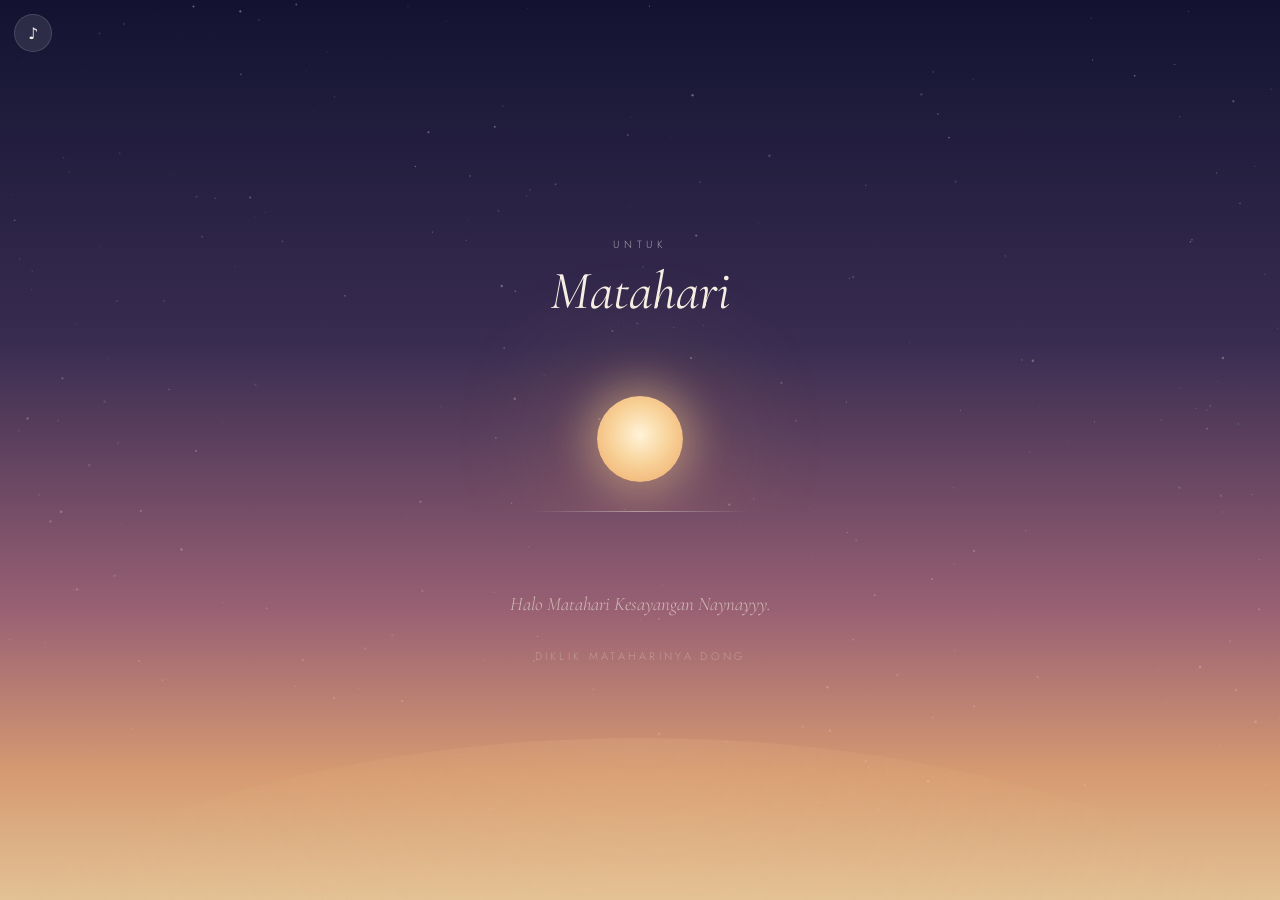
<file: index.html>
<!DOCTYPE html>
<html lang="id">
<head>
<meta charset="UTF-8">
<meta name="viewport" content="width=device-width, initial-scale=1, viewport-fit=cover">
<title>Haii Matahari ☀️</title>
<meta name="theme-color" content="#070a1c">
<meta property="og:title" content="Haii Matahari ☀️">
<meta property="og:description" content="Ini buat Matahari kesayangan naynayyy.">
<link rel="preconnect" href="https://fonts.googleapis.com">
<link rel="preconnect" href="https://fonts.gstatic.com" crossorigin>
<link href="https://fonts.googleapis.com/css2?family=Cormorant+Garamond:ital,wght@0,400;0,600;1,400&family=Great+Vibes&family=Jost:wght@300;400;500&display=swap" rel="stylesheet">
<link rel="stylesheet" href="style.css">
<script src="config.js"></script>
</head>
<body>
<div id="sky"></div><div id="dawn"></div><canvas id="stars"></canvas><div class="horizon"></div>
<div id="balloons"></div>
<canvas id="confetti"></canvas>
<button id="sound" aria-label="Suara">♪</button>

<!-- INTRO: matahari tenggelam -->
<section id="intro">
  <div class="kicker">Untuk</div>
  <h1 id="introName">Matahari</h1>
  <div class="sunwrap"><div class="sunclip"><div class="isun" id="isun" role="button" aria-label="Ketuk matahari"></div></div></div>
  <div class="line" id="introLine">Halo Matahari Kesayangan Naynayyy.</div>
  <div class="tap" id="introTap">diKlik mataharinya dong</div>
</section>

<!-- MAIN -->
<main id="main">
  <header class="hero">
    <div class="kicker" id="heroKicker">Semoga pacarkuu sukaaa</div>
    <h1 id="heroTitle">Matahari terbit lagi dalam</h1>
    <div id="cdWrap">
      <div class="cd"><b id="cdH">00</b><i>:</i><b id="cdM">00</b><i>:</i><b id="cdS">00</b></div>
      <div class="cd-sub"><span>jam</span><span>menit</span><span>detik</span></div>
    </div>
    <div id="risenBtn" style="display:none;margin-top:18px"><button class="btn gold sm" data-open="sunrise">Lihat matahari terbit</button></div>
  </header>

  <div class="const" id="const">
    <svg id="constSvg" viewBox="0 0 300 300"></svg>
    <div class="bubble" id="bubble"></div>
    <div class="const-cap" id="constCap"></div>
  </div>

  <section class="card moment" id="moment"></section>

  <section class="card" id="driverCard" style="display:none">
    <div class="lbl">Siap-Siap untuk dijemput ya!</div>
    <h2>Tujuannya rahasia heheh</h2>
    <div id="driverRows" style="margin-top:8px"></div>
    <div id="driverLink"></div>
  </section>

  <section class="card" id="noteCard" style="display:none">
    <div class="lbl">Pesan dari Naynayy</div>
    <div class="note" id="noteText"></div>
  </section>

  <section class="card" id="surpriseCard"></section>

  <div class="footer">Ketuk bintangnya deh kalau penasaran</div>
</main>

<!-- SUNRISE -->
<section id="sunrise">
  <div class="bgn"></div><div class="bgd"></div>
  <div class="bigsun"></div>
  <div class="sr-text" id="srText">
    <div class="k" id="srDate">11 · 11</div>
    <h1>Selamat ulang tahun,</h1>
    <div class="nm" id="srName">Matahari</div>
    <div class="q">Senyum dong pacarku, mana senyumnya yang manis ituuu.</div>
  </div>
  <div class="sr-btn" id="srBtn"><button class="btn" id="toLetter">Surat dari Naynayy</button></div>
</section>

<!-- LETTER -->
<section class="overlay" id="letterOv">
  <button class="x" data-close="letterOv" aria-label="Tutup">×</button>
  <div class="inner">
    <article class="paper" id="paper"></article>
    <div class="after" id="letterAfter"><button class="btn" id="toCake">Tiup lilin</button></div>
  </div>
</section>

<!-- CAKE -->
<section class="overlay" id="cakeOv">
  <button class="x" data-close="cakeOv" aria-label="Tutup">×</button>
  <div class="inner">
    <div class="ov-title" id="cakeTitle">Make a wish</div>
    <div class="ov-sub" id="cakeSub">Tutup Mata, make a wish terus tiup lilinnya berbarengan.</div>
    <div class="cake"><div class="plate-c"></div><div class="tier b"></div><div class="tier t"></div><div class="candles" id="candles"></div></div>
    <div class="mic-meter" id="micMeter"><i></i></div>
    <div class="hint" id="cakeHint">nyalain micnya biar lilin digitalnya juga ikut ketiup.</div>
    <div class="btn-col" id="cakeBtns"><button class="btn ghost" id="micBtn">Tiup lewat mic</button></div>
    <div class="after" id="cakeAfter"><button class="btn" id="toGift">Buka kado</button></div>
  </div>
</section>

<!-- GIFT -->
<section class="overlay" id="giftOv">
  <button class="x" data-close="giftOv" aria-label="Tutup">×</button>
  <div class="inner">
    <div class="ov-title">tuk pacarku</div>
    <div class="ov-sub" id="giftSub">coba ketuk tigakali.</div>
    <div class="gift" id="gift"><div class="lid"><div class="bow"></div></div><div class="box"></div></div>
    <div class="gift-card" id="giftCard"><p id="giftMsg"></p></div>
    <div class="after" id="giftAfter"><button class="btn ghost" data-close="giftOv">Kembali</button></div>
  </div>
</section>

<script>
(function(){
const C = window.CONFIG;
const $ = id => document.getElementById(id);
const params = new URLSearchParams(location.search);
const TEST = params.has('test');
const N = C.steps.length;
const AUTO_IDX = C.steps.findIndex(s=>s.auto);

const mem = {};
const store = {
  get(k){ if(TEST) return mem[k]; try{return localStorage.getItem('bd_'+k)}catch(e){return mem[k]} },
  set(k,v){ if(TEST){mem[k]=v;return} try{localStorage.setItem('bd_'+k,v)}catch(e){mem[k]=v} }
};
if(params.has('reset')){ try{['intro','letter','cake','gift'].forEach(k=>localStorage.removeItem('bd_'+k))}catch(e){} }

let BDAY = new Date(C.birthday).getTime();
let status = { step:0, driver:{}, note:'' };
let firstLoad = true, sunriseShownThisSession = false, selected = null;
const isBday = () => Date.now() >= BDAY;
const esc = s => String(s??'').replace(/[&<>"]/g,c=>({'&':'&amp;','<':'&lt;','>':'&gt;','"':'&quot;'}[c]));
const pad = n => String(n).padStart(2,'0');
const vib = p => { try{ navigator.vibrate && navigator.vibrate(p) }catch(e){} };

document.title = 'Untuk ' + C.herName + ' ☀️';
$('introName').textContent = C.herName; $('srName').textContent = C.herName;
$('heroKicker').textContent = 'Malam ini, untuk ' + C.herName;
const bd = new Date(C.birthday);
$('srDate').textContent = bd.toLocaleDateString('id-ID',{day:'numeric',month:'long',year:'numeric',timeZone:'Asia/Jakarta'});

/* ---------- starry sky ---------- */
const sc=$('stars'), sx=sc.getContext('2d'); let SW,SH,stars=[],shoot=null,nextShoot=Date.now()+4000;
function sizeSky(){ const d=Math.min(2,window.devicePixelRatio||1); SW=innerWidth; SH=innerHeight; sc.width=SW*d; sc.height=SH*d; sx.setTransform(d,0,0,d,0,0);
  stars=Array.from({length:Math.round(SW*SH/3800)},()=>({x:Math.random()*SW,y:Math.random()*SH*.9,r:Math.random()*1.1+.2,p:Math.random()*6.3,s:.5+Math.random()*1.5})); }
addEventListener('resize',sizeSky); sizeSky();
(function drawSky(t){
  sx.clearRect(0,0,SW,SH);
  const k = document.body.classList.contains('risen') ? .35 : 1;
  for(const s of stars){ const a=(.35+.65*(.5+.5*Math.sin(t/1000*s.s+s.p)))*k*(1-s.y/SH*.5); sx.globalAlpha=a; sx.fillStyle='#fff'; sx.beginPath(); sx.arc(s.x,s.y,s.r,0,6.283); sx.fill(); }
  if(!shoot && Date.now()>nextShoot && k===1){ shoot={x:Math.random()*SW*.7+SW*.2,y:Math.random()*SH*.3,l:0}; }
  if(shoot){ shoot.l+=1; const len=Math.min(shoot.l*9,140), x=shoot.x-shoot.l*7, y=shoot.y+shoot.l*3.2;
    const g=sx.createLinearGradient(x,y,x+len,y-len*.45); g.addColorStop(0,'rgba(255,255,255,.9)'); g.addColorStop(1,'rgba(255,255,255,0)');
    sx.globalAlpha=Math.max(0,1-shoot.l/60); sx.strokeStyle=g; sx.lineWidth=1.2; sx.beginPath(); sx.moveTo(x,y); sx.lineTo(x+len,y-len*.45); sx.stroke();
    if(shoot.l>60){ shoot=null; nextShoot=Date.now()+7000+Math.random()*9000; } }
  sx.globalAlpha=1; requestAnimationFrame(drawSky);
})(0);

/* ---------- confetti (gold dust) ---------- */
const cv=$('confetti'), cx=cv.getContext('2d'); let parts=[], raf=null, W=0, H=0;
const COLORS=['#f3c98f','#fde3b4','#ffffff','#e8a86a','#f6efe4'];
function sizeCanvas(){const d=window.devicePixelRatio||1;W=innerWidth;H=innerHeight;cv.width=W*d;cv.height=H*d;cx.setTransform(d,0,0,d,0,0)}
addEventListener('resize',sizeCanvas); sizeCanvas();
function burst(x,y,n=40,spread=6){ for(let i=0;i<n;i++) parts.push({x,y,vx:(Math.random()-.5)*spread,vy:-1-Math.random()*spread*.7,r:Math.random()*6.3,vr:(Math.random()-.5)*.3,s:2+Math.random()*4,c:COLORS[Math.random()*COLORS.length|0],star:Math.random()<.4,a:1}); if(!raf) loop(); }
function loop(){
  cx.clearRect(0,0,W,H);
  for(const p of parts){ p.x+=p.vx; p.y+=p.vy; p.vy+=.05; p.vx*=.985; p.r+=p.vr; p.a-=.008;
    cx.save(); cx.globalAlpha=Math.max(0,p.a); cx.translate(p.x,p.y); cx.rotate(p.r); cx.fillStyle=p.c;
    if(p.star){ cx.font=(p.s*3)+'px serif'; cx.textAlign='center'; cx.fillText('✦',0,0); } else { cx.beginPath(); cx.arc(0,0,p.s/2,0,6.283); cx.fill(); }
    cx.restore(); }
  parts=parts.filter(p=>p.a>0 && p.y<H+40);
  raf = parts.length ? requestAnimationFrame(loop) : (cx.clearRect(0,0,W,H), null);
}

/* ---------- balloons ---------- */
const BCOL=['#fbe7d0','#f3c98f','#ffffff','#e9b9a1','#f6dccb','#d9a58a'];
function balloons(n=18){
  const box=$('balloons');
  for(let i=0;i<n;i++){
    const el=document.createElement('div'); el.className='balloon'; const w=44+Math.random()*30;
    el.style.left=(Math.random()*92)+'vw'; el.style.setProperty('--w',w+'px'); el.style.setProperty('--c',BCOL[Math.random()*BCOL.length|0]);
    el.style.setProperty('--d',(9+Math.random()*7)+'s'); el.style.setProperty('--s',(2+Math.random()*2)+'s'); el.style.setProperty('--dx',(Math.random()*120-60)+'px');
    el.style.animationDelay=(Math.random()*4)+'s'; el.innerHTML='<div class="b"></div><div class="str"></div>';
    el.addEventListener('click',()=>{ const r=el.getBoundingClientRect(); el.classList.add('pop'); vib(20); popSound(); burst(r.left+r.width/2,r.top+30,24,5); setTimeout(()=>el.remove(),200); },{once:true});
    el.addEventListener('animationend',e=>{ if(e.target===el) el.remove(); });
    box.appendChild(el);
  }
}

/* ---------- sound (music box, tanpa file) ---------- */
const SND={ctx:null,on:store.get('sound')!=='0'};
function audioInit(){ try{ if(!SND.ctx) SND.ctx=new (window.AudioContext||window.webkitAudioContext)(); if(SND.ctx.state==='suspended') SND.ctx.resume(); }catch(e){} }
document.addEventListener('pointerdown',audioInit,{passive:true});
function tone(f,at=0,dur=1.1,vol=.16){
  const c=SND.ctx; if(!c||!SND.on) return; const t=c.currentTime+at;
  const g=c.createGain(); g.connect(c.destination);
  g.gain.setValueAtTime(0,t); g.gain.linearRampToValueAtTime(vol,t+.008); g.gain.exponentialRampToValueAtTime(.0001,t+dur);
  [[1,1],[2,.35],[3,.12]].forEach(([m,v])=>{ const o=c.createOscillator(), og=c.createGain(); o.type='sine'; o.frequency.value=f*m; og.gain.value=v; o.connect(og); og.connect(g); o.start(t); o.stop(t+dur+.05); });
}
function popSound(){ const c=SND.ctx; if(!c||!SND.on) return; const n=c.sampleRate*.08, buf=c.createBuffer(1,n,c.sampleRate), d=buf.getChannelData(0);
  for(let j=0;j<n;j++) d[j]=(Math.random()*2-1)*Math.pow(1-j/n,3);
  const s=c.createBufferSource(), hp=c.createBiquadFilter(), g=c.createGain(); hp.type='highpass'; hp.frequency.value=900; g.gain.value=.5;
  s.buffer=buf; s.connect(hp); hp.connect(g); g.connect(c.destination); s.start(); tone(1568,0.02,.25,.06); }
const SCALE=[523.25,587.33,659.25,783.99,880,1046.5,1174.66,1318.51,1567.98,1760,2093];
const sfx={
  tap:i=>tone(SCALE[i%SCALE.length],0,1,.14),
  lit:i=>{ [0,2,4].forEach((k,n)=>tone(SCALE[(i+k)%SCALE.length],n*.11,1.2,.15)); tone(SCALE[(i+7)%SCALE.length],.36,1.6,.1); },
  sunset:()=>[783.99,659.25,523.25,392].forEach((f,n)=>tone(f,n*.32,1.8,.13)),
  sparkle:()=>[0,2,4,5,7,9,10].forEach((k,n)=>tone(SCALE[k],n*.07,1,.11)),
  candle:()=>tone(1318.51,0,.5,.07),
  birthday:()=>{ // Happy Birthday (lagu domain publik), versi music box
    const G4=392,A4=440,B4=493.88,C5=523.25,D5=587.33,E5=659.25,F5=698.46,G5=783.99;
    const song=[[G4,.75],[G4,.25],[A4,1],[G4,1],[C5,1],[B4,2],[G4,.75],[G4,.25],[A4,1],[G4,1],[D5,1],[C5,2],
      [G4,.75],[G4,.25],[G5,1],[E5,1],[C5,1],[B4,1],[A4,2],[F5,.75],[F5,.25],[E5,1],[C5,1],[D5,1],[C5,3]];
    let t=0; const beat=.46; song.forEach(([f,b])=>{ tone(f*2,t,Math.max(1.2,b*beat*1.6),.11); tone(f,t,Math.max(1.2,b*beat*1.6),.06); t+=b*beat; });
  }
};
function setSoundUI(){ $('sound').classList.toggle('off',!SND.on); }
$('sound').onclick=e=>{ e.stopPropagation(); SND.on=!SND.on; store.set('sound',SND.on?'1':'0'); setSoundUI(); audioInit(); if(SND.on) sfx.tap(4); };
setSoundUI();

/* ---------- bubble di samping bintang ---------- */
let bubbleT;
function showBubble(i,mode){
  const b=$('bubble'), r=$('constSvg').getBoundingClientRect(); if(!r.width) return;
  const k=r.width/300, [px,py]=PTS[i], x=px*k, y=py*k, st=stateOf(i,effStep()), s=C.steps[i];
  let small,title;
  if(mode==='lit'){ small='Bintang ke-'+(i+1)+' menyala&nbsp;✦'; title=s.title; }
  else if(st==='done'){ small='Momen '+pad(i+1)+' · sudah'; title=s.title; }
  else if(st==='now'){ small='Momen '+pad(i+1)+' · sekarang'; title=s.title; }
  else if(st==='next'){ small='Berikutnya'; title='Masih rahasia 🤫'; }
  else { small='Momen '+pad(i+1); title='Belum waktunya'; }
  b.innerHTML='<small>'+small+'</small><b>'+esc(title)+'</b>';
  const right = px < 150;
  b.className='bubble '+(right?'r':'l')+(mode==='lit'?' lit':'');
  b.style.top=y+'px';
  if(right){ b.style.left=(x+20)+'px'; b.style.right='auto'; } else { b.style.right=(r.width-x+20)+'px'; b.style.left='auto'; }
  void b.offsetWidth; b.classList.add('show');
  clearTimeout(bubbleT); bubbleT=setTimeout(()=>b.classList.remove('show'), mode==='lit'?6000:3500);
}

/* ---------- intro (sunset) ---------- */
function showMain(){ $('intro').style.display='none'; $('main').classList.add('show'); render(); }
let introDone=false;
$('isun').onclick=()=>{
  if(introDone) return; introDone=true; vib(30); audioInit(); setTimeout(sfx.sunset,300);
  $('intro').classList.add('set'); $('introTap').style.visibility='hidden';
  const l=$('introLine'); l.style.opacity=0;
  setTimeout(()=>{ l.textContent='Yah Mataharinya terbenam, Tunggu sampai Mataharinya terbit lagi ya cantikk!.'; l.style.opacity=1; },900);
  setTimeout(()=>{ $('intro').style.opacity=0; },4200);
  setTimeout(()=>{ showMain(); store.set('intro','1'); },5300);
};
if(store.get('intro')==='1') showMain();

/* ---------- constellation ---------- */
const HEART = (function(){
  const f=t=>[150+16*Math.pow(Math.sin(t),3)*8.4, 128-(13*Math.cos(t)-5*Math.cos(2*t)-2*Math.cos(3*t)-Math.cos(4*t))*8.4];
  const M=1200, pts=[], cum=[0];
  for(let j=0;j<=M;j++) pts.push(f(Math.PI+2*Math.PI*j/M));
  for(let j=1;j<=M;j++) cum.push(cum[j-1]+Math.hypot(pts[j][0]-pts[j-1][0],pts[j][1]-pts[j-1][1]));
  const L=cum[M]; let j=0; const idx=[];
  for(let i=0;i<N;i++){ const target=L*(i+.5)/N; while(cum[j]<target) j++; idx.push(j); }
  return {pts, idx, M};
})();
const PTS = HEART.idx.map(j=>HEART.pts[j]);
function seg(a,b){ const P=HEART.pts, out=[]; if(b<a) b+=HEART.M; for(let j=a;j<=b;j+=4) out.push(P[j%HEART.M]); out.push(P[b%HEART.M]); return 'M'+out.map(p=>p[0].toFixed(1)+','+p[1].toFixed(1)).join('L'); }
(function buildSvg(){
  const svg=$('constSvg'); let h='<defs><radialGradient id="g"><stop offset="0" stop-color="#fff6e3" stop-opacity="1"/><stop offset=".35" stop-color="#f3c98f" stop-opacity=".55"/><stop offset="1" stop-color="#f3c98f" stop-opacity="0"/></radialGradient></defs>';
  h+=`<path class="ghost" d="${seg(0,HEART.M)}"/>`;
  for(let i=0;i<N;i++) h+=`<path class="lnk" data-l="${i}" d="${seg(HEART.idx[i],HEART.idx[(i+1)%N])}"/>`;
  PTS.forEach((p,i)=>{ const below = p[1]>200 ? -14 : 18;
    h+=`<g class="st" data-i="${i}" transform="translate(${p[0]},${p[1]})"><circle class="glow" r="17"/><circle class="ring" r="6"/><circle class="core" r="3"/><text y="${below}">${pad(i+1)}</text><circle class="hit" r="20"/></g>`; });
  svg.innerHTML=h;
  svg.querySelectorAll('.lnk').forEach(l=>l.style.setProperty('--len',l.getTotalLength()));
  svg.addEventListener('click',e=>{ const g=e.target.closest('.st'); if(!g) return; selected=+g.dataset.i; vib(15); sfx.tap(selected); renderMoment(true); renderStars(); showBubble(selected,'tap'); });
})();

function effStep(){ let s=status.step; if(isBday() && AUTO_IDX>=0) s=Math.max(s,AUTO_IDX+1); return Math.min(s,N); }
function stateOf(i,eff){ return i<eff-1?'done': i===eff-1?'now': i===eff?'next':'far'; }

function renderStars(){
  const eff=effStep();
  document.querySelectorAll('.st').forEach(g=>{ const i=+g.dataset.i; g.setAttribute('class','st '+stateOf(i,eff)+(selected===i?' sel':'')); });
  document.querySelectorAll('.lnk').forEach(l=>{ const i=+l.dataset.l; const on = i<N-1 ? i<eff-1 : eff>=N; l.classList.toggle('on',on); });
  $('const').classList.toggle('complete',eff>=N);
  $('constCap').textContent = eff===0 ? 'Belum ada bintang yang menyala' : eff>=N ? 'Lengkap — seperti kamu bagiku' : `${eff} dari ${N} bintang menyala`;
}
function renderMoment(anim){
  const eff=effStep(), m=$('moment');
  let i = selected!=null ? selected : (eff>0 ? eff-1 : null);
  let html;
  if(i==null){
    html=`<div class="lbl">Sabar ya belum dimulai!</div><h2>Tracking Bintangnya masih belum bisa di klik :P</h2><p>Caball yaaa dudutt.</p>`;
  } else {
    const st=C.steps[i], s=stateOf(i,eff), num=`${pad(i+1)} / ${pad(N)}`;
    if(s==='done') html=`<div class="lbl">Momen ${num} · sudah dilewati</div><h2>${esc(st.title)}</h2><p>${esc(st.desc)}</p>`;
    else if(s==='now') html=`<div class="lbl">Momen ${num} · sekarang</div><h2>${esc(st.title)}</h2><p>${esc(st.desc)}</p>`;
    else if(s==='next') html=`<div class="lbl">Momen ${num} · berikutnya</div><h2>Masih rahasia</h2><p class="teaser">${esc(st.teaser)}</p>`;
    else html=`<div class="lbl">Momen ${num}</div><h2>Masih Rahasia</h2><p>Nanti bintangnya nyala kok</p>`;
  }
  if(anim){ m.classList.add('swap'); setTimeout(()=>{ m.innerHTML=html; m.classList.remove('swap'); },250); } else m.innerHTML=html;
}
function render(){
  renderStars(); renderMoment(false);
  const dr=status.driver||{};
  const rows=[['Driver',esc(dr.name)],['Mobil/Motor',esc(dr.car)],['Plat',dr.plate&&`<span class="plate">${esc(dr.plate)}</span>`]].filter(r=>r[1]);
  if(rows.length||dr.link){ $('driverCard').style.display='';
    $('driverRows').innerHTML=rows.map(r=>`<div class="row"><span>${r[0]}</span><b>${r[1]}</b></div>`).join('');
    $('driverLink').innerHTML=dr.link?`<div class="btn-col"><a class="btn ghost sm" style="text-align:center;text-decoration:none" href="${esc(dr.link)}" target="_blank" rel="noopener">Lacak perjalanan</a></div>`:'';
  } else $('driverCard').style.display='none';
  if(status.note){ $('noteCard').style.display=''; $('noteText').textContent=status.note; } else $('noteCard').style.display='none';
  const sc=$('surpriseCard');
  sc.innerHTML = !isBday()
    ? `<div class="lbl">Stay disini yaa</div><h2>Pantau Terus Halaman ini yaaa</h2><p>Hari Selasa jam 23:50 Harus ada di page ini, harus dipantau ini buatan NayNay</p>`
    : `<div class="lbl">Untukmu</div><h2>Sudah terbuka</h2><div class="btn-col"><button class="btn" data-open="letter">Surat Dari NayNay</button><button class="btn ghost" data-open="cake">Tiup lilin</button><button class="btn ghost" data-open="gift">Buka kado</button></div>`;
}
document.addEventListener('click',e=>{
  const o=e.target.closest('[data-open]'); if(o) ({letter:openLetter,cake:openCake,gift:openGift,sunrise:openSunrise})[o.dataset.open]();
  const c=e.target.closest('[data-close]'); if(c) closeOv(c.dataset.close);
});

/* ---------- countdown ---------- */
let wasBday=isBday();
function setRisenUI(){
  document.body.classList.add('risen'); $('cdWrap').style.display='none'; $('risenBtn').style.display='';
  $('heroKicker').textContent='Selamat ulang tahun'; $('heroTitle').innerHTML='Matahari<em>ku</em> sudah terbit';
  document.querySelector('meta[name=theme-color]').setAttribute('content','#2a2448');
}
function tick(){
  const diff=BDAY-Date.now();
  if(diff>0){ $('cdH').textContent=pad(Math.floor(diff/36e5)); $('cdM').textContent=pad(Math.floor(diff%36e5/6e4)); $('cdS').textContent=pad(Math.floor(diff%6e4/1e3)); return; }
  if(!document.body.classList.contains('risen')) setRisenUI();
  if(!wasBday){ wasBday=true; selected=null; render(); vib([200,100,200,100,400]); }
  if(!sunriseShownThisSession && store.get('letter')!=='1' && $('main').classList.contains('show')) openSunrise();
}
setInterval(tick,1000); tick();

/* ---------- status polling ---------- */
function applyStatus(s){
  const prev=effStep();
  status={ step:Math.max(0,parseInt(s.step)||0), driver:s.driver||{}, note:s.note||'' };
  const eff=effStep();
  if(!firstLoad && eff>prev && eff>0){
    selected=null; render();
    vib([90,50,90]); sfx.lit(eff-1);
    if($('main').classList.contains('show')){ $('const').scrollIntoView({behavior:'smooth',block:'center'});
      setTimeout(()=>{ const g=document.querySelector(`.st[data-i="${eff-1}"]`); if(g){ const r=g.getBoundingClientRect(); burst(r.left+r.width/2,r.top+r.height/2,36,5); } showBubble(eff-1,'lit'); },450); }
  } else render();
  firstLoad=false;
}
async function poll(){ if(TEST) return; try{ const r=await fetch('status.json?t='+Date.now(),{cache:'no-store'}); if(r.ok) applyStatus(await r.json()); }catch(e){} }
poll(); setInterval(poll,(C.pollSeconds||15)*1000);
document.addEventListener('visibilitychange',()=>{ if(!document.hidden) poll(); });

/* ---------- overlays ---------- */
function openOv(id){ document.querySelectorAll('.overlay.show').forEach(o=>o.classList.remove('show')); $(id).classList.add('show'); $(id).scrollTop=0; document.body.style.overflow='hidden'; }
function closeOv(id){ $(id).classList.remove('show'); document.body.style.overflow=''; if(id==='cakeOv') stopMic(); if(id==='letterOv') store.set('letter','1'); }

/* ---------- sunrise ---------- */
let srTimers=[];
function openSunrise(){
  sunriseShownThisSession=true; srTimers.forEach(clearTimeout); srTimers=[];
  const sr=$('sunrise'); sr.classList.remove('go'); $('srBtn').classList.remove('in');
  [...$('srText').children].forEach(c=>c.classList.remove('in'));
  sr.classList.add('show'); document.body.style.overflow='hidden';
  srTimers.push(setTimeout(()=>sr.classList.add('go'),400));
  srTimers.push(setTimeout(()=>sfx.birthday(),1800));
  [...$('srText').children].forEach((c,i)=>srTimers.push(setTimeout(()=>c.classList.add('in'),2200+i*1100)));
  srTimers.push(setTimeout(()=>{ balloons(22); burst(W/2,H*.45,70,8); },3800));
  srTimers.push(setTimeout(()=>$('srBtn').classList.add('in'),7200));
}
$('toLetter').onclick=()=>{ $('sunrise').classList.remove('show'); openLetter(); };

/* ---------- letter ---------- */
let letterTimers=[];
function openLetter(){
  letterTimers.forEach(clearTimeout); letterTimers=[];
  $('paper').innerHTML=`<div class="date">${$('srDate').textContent}</div><h1>${esc(C.letterGreeting)}</h1>`+
    C.letter.map(p=>`<p>${esc(p)}</p>`).join('')+`<div class="love">${C.letterLove}</div><div class="sig">${esc(C.signature)}</div>`;
  $('letterAfter').classList.remove('in'); openOv('letterOv');
  const els=[...$('paper').querySelectorAll('p,.love,.sig')];
  els.forEach((el,i)=>letterTimers.push(setTimeout(()=>el.classList.add('in'),700+i*1700)));
  letterTimers.push(setTimeout(()=>{ $('letterAfter').classList.add('in'); store.set('letter','1'); },700+els.length*1700+300));
}
$('toCake').onclick=()=>{ store.set('letter','1'); openCake(); };

/* ---------- cake ---------- */
let micOn=false, micStopFn=null;
function openCake(){
  $('candles').innerHTML=Array.from({length:C.candles||5},()=>'<div class="candle"><div class="flame"></div><div class="smoke"></div></div>').join('');
  $('cakeTitle').textContent='Make a wish'; $('cakeSub').textContent='Pejamkan mata, buat permohonan, lalu tiup lilinnya.';
  $('cakeHint').textContent='Tiup ke mic HP-mu, atau ketuk lilinnya satu per satu.'; $('cakeBtns').style.display=''; $('cakeAfter').classList.remove('in');
  openOv('cakeOv');
}
$('candles').addEventListener('click',e=>{ const c=e.target.closest('.candle'); if(c) blowOut(c); });
function blowOut(c){ if(c.classList.contains('out')) return; c.classList.add('out'); vib(30); sfx.candle(); if(!document.querySelector('.candle:not(.out)')) allOut(); }
function blowSome(){ [...document.querySelectorAll('.candle:not(.out)')].sort(()=>Math.random()-.5).slice(0,1+(Math.random()*2|0)).forEach(blowOut); }
function allOut(){ stopMic(); setTimeout(()=>{ $('cakeTitle').textContent='Semoga terkabul'; $('cakeSub').textContent=C.wishText; $('cakeHint').textContent=''; $('cakeBtns').style.display='none';
  balloons(10); burst(W/2,H*.4,60,7); $('cakeAfter').classList.add('in'); store.set('cake','1'); sfx.sparkle(); },500); }
$('micBtn').onclick=async()=>{
  if(micOn) return;
  try{
    const stream=await navigator.mediaDevices.getUserMedia({audio:{echoCancellation:false,noiseSuppression:false,autoGainControl:false}});
    const ac=new (window.AudioContext||window.webkitAudioContext)(); const an=ac.createAnalyser(); an.fftSize=1024; ac.createMediaStreamSource(stream).connect(an);
    const buf=new Uint8Array(an.fftSize); let hot=0; micOn=true;
    $('micMeter').style.display='block'; $('cakeHint').textContent='Sekarang tiup yang kencang ke mic…'; $('micBtn').textContent='Mic aktif';
    micStopFn=()=>{ stream.getTracks().forEach(t=>t.stop()); ac.close(); };
    (function lp(){ if(!micOn) return; an.getByteTimeDomainData(buf); let sum=0; for(let i=0;i<buf.length;i++){const x=(buf[i]-128)/128; sum+=x*x;}
      const rms=Math.sqrt(sum/buf.length); $('micMeter').firstElementChild.style.width=Math.min(100,rms*400)+'%';
      if(rms>0.16){ if(++hot>5){ hot=0; blowSome(); } } else hot=Math.max(0,hot-1); requestAnimationFrame(lp); })();
  }catch(err){ $('cakeHint').textContent='Mic-nya nggak bisa dipakai, ketuk lilinnya aja ya.'; }
};
function stopMic(){ micOn=false; if(micStopFn){micStopFn(); micStopFn=null;} $('micMeter').style.display='none'; $('micBtn').textContent='Tiup lewat mic'; }
$('toGift').onclick=openGift;

/* ---------- gift ---------- */
let taps=0;
function openGift(){ taps=0; $('gift').className='gift'; $('giftCard').classList.remove('show'); $('giftAfter').classList.remove('in');
  $('giftSub').textContent='Ketuk kadonya tiga kali.'; $('giftMsg').textContent=C.giftMessage; openOv('giftOv'); }
$('gift').onclick=()=>{
  const g=$('gift'); if(g.classList.contains('open')) return;
  taps++; vib(40); tone(SCALE[taps+3],0,.6,.12); g.classList.remove('shake'); void g.offsetWidth; g.classList.add('shake');
  if(taps<3){ $('giftSub').textContent = taps===1 ? 'Lagi…' : 'Sekali lagi'; return; }
  setTimeout(()=>{ g.classList.add('open'); $('giftSub').textContent='Selamat ulang tahun, '+C.herName;
    const r=g.getBoundingClientRect(); burst(r.left+r.width/2,r.top+40,70,8); sfx.sparkle();
    setTimeout(()=>{ $('giftCard').classList.add('show'); $('giftAfter').classList.add('in'); store.set('gift','1'); },800); },450);
};

/* ---------- test mode ---------- */
if(TEST){
  const bar=document.createElement('div'); bar.id='testbar';
  bar.innerHTML='<b>MODE TES</b> <button id="tPrev">◀ Step</button><span id="tStep">0</span><button id="tNext">Step ▶</button>'+
    '<button id="tDriver">Isi driver</button><button id="tNote">Isi pesan</button><button id="tMid">Simulasi 00:00 (5 dtk)</button>';
  document.body.appendChild(bar);
  const set=s=>{ applyStatus({...status,step:Math.max(0,Math.min(N,s))}); $('tStep').textContent=status.step; };
  $('tPrev').onclick=()=>set(status.step-1); $('tNext').onclick=()=>set(status.step+1);
  $('tDriver').onclick=()=>applyStatus({...status,driver:{name:'Pak Budi',car:'Toyota Avanza Putih',plate:'B 1234 XYZ',link:''}});
  $('tNote').onclick=()=>applyStatus({...status,note:'i love you sukii sukii.'});
  $('tMid').onclick=()=>{ BDAY=Date.now()+5000; wasBday=false; sunriseShownThisSession=false; mem.letter=null; document.body.classList.remove('risen');
    $('cdWrap').style.display=''; $('risenBtn').style.display='none'; $('heroTitle').textContent='Matahari terbit lagi dalam'; render(); };
  BDAY=Date.now()+24*3600e3; applyStatus(status);
}
})();
</script>
</body>
</html>
</file>
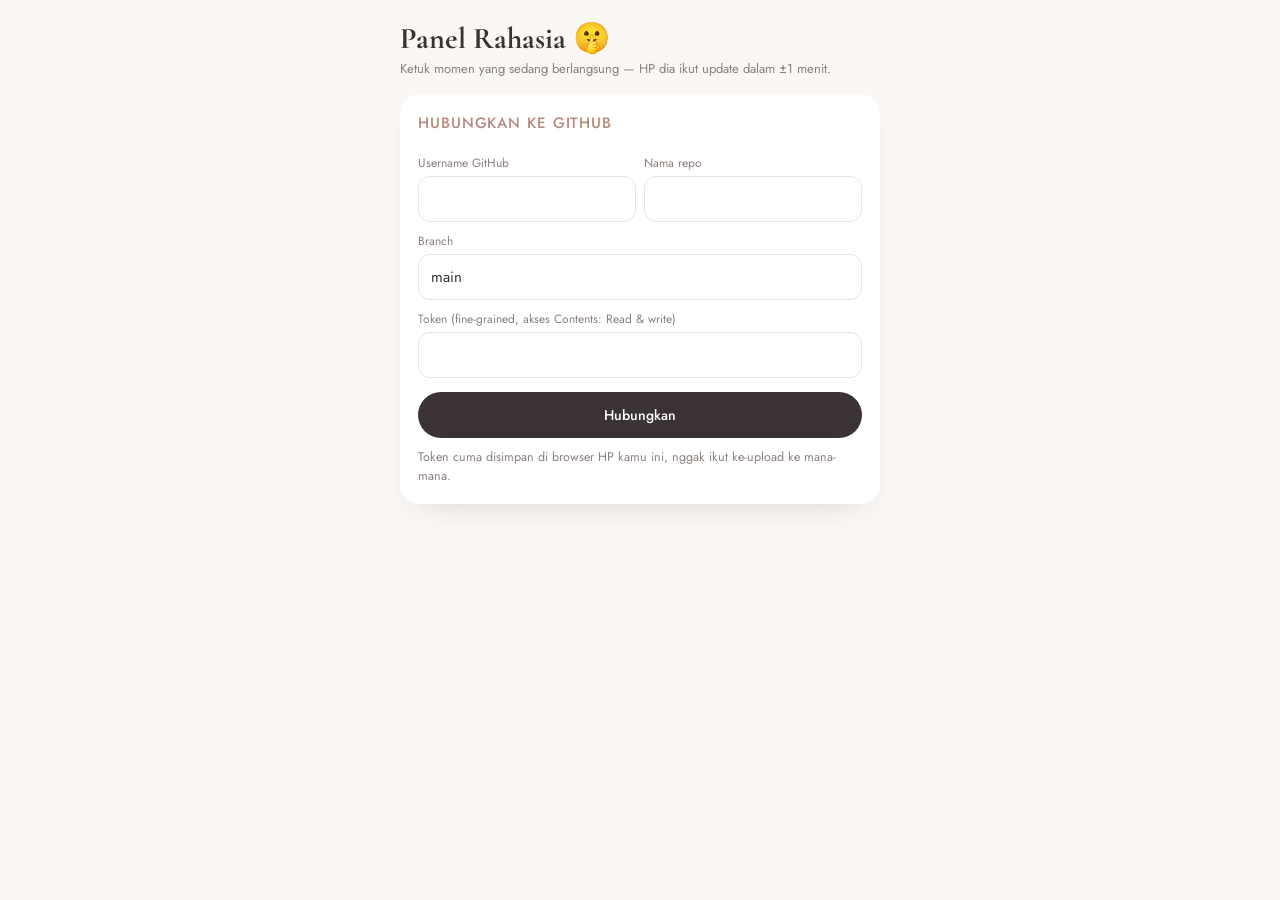
<file: admin.html>
<!DOCTYPE html>
<html lang="id">
<head>
<meta charset="UTF-8">
<meta name="viewport" content="width=device-width, initial-scale=1">
<meta name="robots" content="noindex">
<title>Panel Rahasia</title>
<link href="https://fonts.googleapis.com/css2?family=Cormorant+Garamond:wght@600&family=Jost:wght@300;400;500&display=swap" rel="stylesheet">
<script src="config.js"></script>
<style>
*{box-sizing:border-box;margin:0;padding:0}
body{font-family:'Jost',system-ui,sans-serif;background:#faf7f4;color:#3b3234;padding:20px 16px 60px}
.wrap{max-width:480px;margin:0 auto}
h1{font-family:'Cormorant Garamond',serif;font-size:30px;color:#3b3234}
.sub{font-size:13px;color:#8b807d;margin-top:2px}
.card{background:#fff;border-radius:20px;padding:18px;margin-top:16px;box-shadow:0 14px 30px -20px rgba(59,50,52,.25)}
.card h2{font-size:15px;font-weight:500;letter-spacing:.06em;text-transform:uppercase;color:#b88a7e;margin-bottom:10px}
label{display:block;font-size:12px;color:#8b807d;margin:10px 0 4px}
input,textarea{width:100%;font:inherit;font-size:15px;padding:11px 12px;border-radius:12px;border:1px solid #ece4de;background:#ffffff;color:#3b3234}
textarea{min-height:80px;resize:vertical}
.btn{border:0;cursor:pointer;font:inherit;font-weight:500;font-size:14px;padding:13px 18px;border-radius:999px;color:#fff;width:100%;margin-top:14px;
  background:#3b3234}
.btn.ghost{background:#fff;color:#b88a7e;box-shadow:inset 0 0 0 1px #ece4de}
.row{display:flex;gap:8px}.row>*{flex:1}
.steps{list-style:none}
.steps li{display:flex;align-items:center;gap:12px;padding:12px;border-radius:14px;margin-top:8px;cursor:pointer;border:1px solid #ece4de;background:#ffffff;transition:.2s}
.steps li .ic{font-size:20px;width:30px;text-align:center}
.steps li .tt{flex:1;font-size:15px}
.steps li .st{font-size:11px;letter-spacing:.1em;text-transform:uppercase;color:#b9aeaa}
.steps li.done{background:#f3e9e4;border-color:#ece4de}
.steps li.done .st{color:#b88a7e}
.steps li.now{background:#3b3234;color:#fff;border-color:transparent}
.steps li.now .st{color:#fff}
.steps li.busy{opacity:.5;pointer-events:none}
#log{font-size:13px;margin-top:12px;min-height:18px;color:#8b807d}
#log.err{color:#c0392b}
.tip{font-size:12.5px;color:#8b807d;line-height:1.5;margin-top:10px}
a{color:#b88a7e}
</style>
</head>
<body>
<div class="wrap">
  <h1>Panel Rahasia 🤫</h1>
  <div class="sub">Ketuk momen yang sedang berlangsung — HP dia ikut update dalam ±1 menit.</div>

  <section class="card" id="setup">
    <h2>Hubungkan ke GitHub</h2>
    <div class="row">
      <div><label>Username GitHub</label><input id="owner" autocomplete="off" autocapitalize="off"></div>
      <div><label>Nama repo</label><input id="repo" autocomplete="off" autocapitalize="off"></div>
    </div>
    <label>Branch</label><input id="branch" value="main" autocapitalize="off">
    <label>Token (fine-grained, akses Contents: Read & write)</label><input id="token" type="password" autocomplete="off">
    <button class="btn" id="connect">Hubungkan</button>
    <div class="tip">Token cuma disimpan di browser HP kamu ini, nggak ikut ke-upload ke mana-mana.</div>
  </section>

  <div id="panel" hidden>
    <section class="card">
      <h2>Rundown</h2>
      <ul class="steps" id="steps"></ul>
      <div class="row">
        <button class="btn ghost" id="back">◀ Mundur</button>
        <button class="btn" id="next">Lanjut ▶</button>
      </div>
      <div id="log"></div>
    </section>

    <section class="card">
      <h2>Info driver</h2>
      <div class="row">
        <div><label>Nama driver</label><input id="dName"></div>
        <div><label>Plat nomor</label><input id="dPlate"></div>
      </div>
      <label>Mobil</label><input id="dCar" placeholder="Toyota Avanza Putih">
      <label>Link lacak (opsional)</label><input id="dLink" placeholder="https://...">
      <div class="tip">⚠️ Link "share trip" Grab/Gojek biasanya menampilkan tujuan. Kosongkan kalau mau tetap rahasia.</div>
      <label>Pesan singkat untuk dia (opsional)</label>
      <textarea id="note" placeholder="Aku udah nunggu kamu di sini 💗"></textarea>
      <button class="btn" id="saveInfo">Simpan info & pesan</button>
    </section>

    <section class="card">
      <h2>Lainnya</h2>
      <a href="index.html?test" target="_blank">Buka mode tes halaman dia ↗</a>
      <button class="btn ghost" id="logout">Lupakan token di HP ini</button>
    </section>
  </div>
</div>

<script>
const C = window.CONFIG, $ = id => document.getElementById(id);
let cfg = {}, sha = null, state = { step:0, driver:{}, note:'' };
try{ cfg = JSON.parse(localStorage.getItem('bd_admin')||'{}'); }catch(e){}
['owner','repo','branch','token'].forEach(k=>{ if(cfg[k]) $(k).value=cfg[k]; });

const b64e = s => btoa(unescape(encodeURIComponent(s)));
const b64d = s => decodeURIComponent(escape(atob(s.replace(/\n/g,''))));
function log(msg, err){ $('log').textContent=msg; $('log').className=err?'err':''; }

function api(method, body){
  const url = `https://api.github.com/repos/${cfg.owner}/${cfg.repo}/contents/status.json` + (method==='GET' ? `?ref=${encodeURIComponent(cfg.branch)}&t=${Date.now()}` : '');
  return fetch(url, { method, cache:'no-store',
    headers:{ Authorization:'Bearer '+cfg.token, Accept:'application/vnd.github+json', 'Content-Type':'application/json' },
    body: body ? JSON.stringify(body) : undefined });
}
async function load(){
  const r = await api('GET');
  if(!r.ok){ const t = r.status===404 ? 'status.json / repo nggak ketemu' : r.status===401 ? 'Token salah / kadaluarsa' : 'Error '+r.status; throw new Error(t); }
  const j = await r.json(); sha = j.sha;
  state = Object.assign({ step:0, driver:{}, note:'' }, JSON.parse(b64d(j.content)));
}
async function save(label, retried){
  const r = await api('PUT', { message: label, content: b64e(JSON.stringify(state,null,2)+'\n'), sha, branch: cfg.branch });
  if((r.status===409 || r.status===422) && !retried){ const keep = {...state}; await load(); state = keep; return save(label, true); }
  if(!r.ok) throw new Error('Gagal simpan (error '+r.status+')');
  sha = (await r.json()).content.sha;
}

function render(){
  $('steps').innerHTML = C.steps.map((s,i)=>{
    const cls = i < state.step-1 ? 'done' : i === state.step-1 ? 'now' : '';
    const st = cls==='done' ? 'selesai' : cls==='now' ? 'sekarang' : (s.auto ? 'auto 00:00' : '');
    return `<li class="${cls}" data-i="${i}"><span class="ic">${s.icon}</span><span class="tt">${s.title}</span><span class="st">${st}</span></li>`;
  }).join('');
  const d = state.driver||{};
  $('dName').value=d.name||''; $('dPlate').value=d.plate||''; $('dCar').value=d.car||''; $('dLink').value=d.link||''; $('note').value=state.note||'';
}
async function setStep(n){
  n = Math.max(0, Math.min(C.steps.length, n));
  const prev = state.step; state.step = n;
  document.querySelectorAll('.steps li').forEach(li=>li.classList.add('busy'));
  log('Mengirim…');
  try{ await save('step '+n+(n?': '+C.steps[n-1].title:'')); render(); log('✓ Terkirim: '+(n? C.steps[n-1].title : 'belum mulai')+'. Muncul di HP dia ±1 menit.'); }
  catch(e){ state.step = prev; render(); log(e.message, true); }
}

$('connect').onclick = async ()=>{
  cfg = { owner:$('owner').value.trim(), repo:$('repo').value.trim(), branch:$('branch').value.trim()||'main', token:$('token').value.trim() };
  $('connect').textContent='Menghubungkan…';
  try{
    await load();
    localStorage.setItem('bd_admin', JSON.stringify(cfg));
    $('setup').hidden = true; $('panel').hidden = false; render(); log('Terhubung ✓');
  }catch(e){ alert(e.message); }
  $('connect').textContent='Hubungkan';
};
$('steps').onclick = e => { const li=e.target.closest('li'); if(!li) return; const i=+li.dataset.i; setStep(state.step===i+1 ? i : i+1); };
$('next').onclick = ()=>setStep(state.step+1);
$('back').onclick = ()=>setStep(state.step-1);
$('saveInfo').onclick = async ()=>{
  state.driver = { name:$('dName').value.trim(), plate:$('dPlate').value.trim(), car:$('dCar').value.trim(), link:$('dLink').value.trim() };
  state.note = $('note').value.trim();
  $('saveInfo').textContent='Menyimpan…';
  try{ await save('update info'); log('✓ Info & pesan tersimpan.'); }catch(e){ log(e.message, true); }
  $('saveInfo').textContent='Simpan info & pesan';
};
$('logout').onclick = ()=>{ localStorage.removeItem('bd_admin'); location.reload(); };

if(cfg.owner && cfg.repo && cfg.token) $('connect').click();
</script>
</body>
</html>
</file>
<file: style.css>
:root{
  --night1:#070a1c;--night2:#121735;--night3:#2a2448;
  --ivory:#f6efe4;--mute:rgba(246,239,228,.62);--faint:rgba(246,239,228,.32);
  --gold:#f3c98f;--gold2:#e8a86a;--line:rgba(246,239,228,.14);
  --glass:rgba(255,255,255,.055);
}
*{box-sizing:border-box;margin:0;padding:0;-webkit-tap-highlight-color:transparent}
html,body{min-height:100%;background:var(--night1)}
body{font-family:'Jost',system-ui,sans-serif;font-weight:300;color:var(--ivory);overflow-x:hidden}
button{font-family:inherit}
@keyframes fadeIn{from{opacity:0}to{opacity:1}}
@keyframes rise{from{opacity:0;transform:translateY(14px)}to{opacity:1;transform:none}}

/* ---------- sky ---------- */
#sky{position:fixed;inset:0;z-index:0;background:linear-gradient(180deg,var(--night1) 0%,var(--night2) 55%,var(--night3) 100%)}
#dawn{position:fixed;inset:0;z-index:0;opacity:0;transition:opacity 4s ease;
  background:linear-gradient(180deg,#141433 0%,#3d2f55 38%,#a8697a 68%,#eaa877 86%,#f7d39e 100%)}
body.risen #dawn{opacity:.9}
#stars{position:fixed;inset:0;z-index:0;pointer-events:none}
.horizon{position:fixed;left:-10%;right:-10%;bottom:-62vh;height:80vh;border-radius:50%;z-index:0;pointer-events:none;
  background:radial-gradient(ellipse at 50% 0%,rgba(243,201,143,.16),transparent 60%)}

/* ---------- buttons ---------- */
.btn{border:0;cursor:pointer;font-size:12px;letter-spacing:.24em;text-transform:uppercase;font-weight:400;
  padding:15px 30px;border-radius:999px;color:#1a1530;background:var(--ivory);transition:transform .15s}
.btn:active{transform:scale(.97)}
.btn.ghost{background:transparent;color:var(--ivory);box-shadow:inset 0 0 0 1px var(--line)}
.btn.gold{background:linear-gradient(135deg,#f7dcae,#f0b679);color:#2a1d24}
.btn.sm{padding:11px 18px;font-size:11px}

/* ---------- intro ---------- */
#intro{position:fixed;inset:0;z-index:20;display:flex;flex-direction:column;align-items:center;justify-content:center;text-align:center;padding:24px;transition:opacity 1.2s}
.kicker{font-size:10.5px;letter-spacing:.46em;text-transform:uppercase;color:var(--mute)}
#intro h1{font-family:'Cormorant Garamond',serif;font-style:italic;font-weight:400;font-size:54px;line-height:1;margin-top:12px}
#intro .line{font-family:'Cormorant Garamond',serif;font-style:italic;font-size:19px;color:var(--mute);margin-top:14px;min-height:56px;max-width:300px;transition:opacity .8s}
.sunwrap{position:relative;width:220px;height:200px;margin:34px 0 26px}
.sunclip{position:absolute;inset:0;clip-path:inset(-300px -300px 40px -300px)}
.sunwrap::after{content:'';position:absolute;left:0;right:0;bottom:40px;height:1px;background:linear-gradient(90deg,transparent,rgba(246,239,228,.45),transparent)}
.isun{position:absolute;left:50%;top:44px;width:86px;height:86px;margin-left:-43px;border-radius:50%;cursor:pointer;
  background:radial-gradient(circle at 50% 45%,#fff3d9 0%,#f8d39a 45%,#eea767 100%);
  box-shadow:0 0 40px 10px rgba(243,201,143,.45),0 0 120px 30px rgba(238,167,103,.22);animation:breathe 3.2s ease-in-out infinite;
  transition:transform 2.4s cubic-bezier(.6,0,.4,1),box-shadow 2.4s}
@keyframes breathe{50%{box-shadow:0 0 54px 16px rgba(243,201,143,.55),0 0 140px 40px rgba(238,167,103,.28)}}
#intro.set .isun{transform:translateY(130px);animation:none;box-shadow:0 0 20px 4px rgba(243,201,143,.2)}
.tap{font-size:11px;letter-spacing:.3em;text-transform:uppercase;color:var(--faint);animation:blink 2.4s infinite}
@keyframes blink{50%{opacity:.35}}

/* ---------- main ---------- */
#main{position:relative;z-index:1;max-width:480px;margin:0 auto;padding:40px 20px 120px;display:none}
#main.show{display:block;animation:fadeIn 1.4s}
.hero{text-align:center}
.hero h1{font-family:'Cormorant Garamond',serif;font-style:italic;font-weight:400;font-size:40px;line-height:1.15;margin-top:12px}
.hero h1 em{color:var(--gold);font-style:italic}
.cd{display:flex;justify-content:center;align-items:baseline;gap:4px;margin-top:14px;font-family:'Cormorant Garamond',serif}
.cd b{font-size:46px;font-weight:400;min-width:62px;display:inline-block;line-height:1;font-variant-numeric:tabular-nums}
.cd i{font-style:normal;font-size:30px;color:var(--faint);transform:translateY(-6px)}
.cd-sub{display:flex;justify-content:center;gap:40px;font-size:9px;letter-spacing:.3em;text-transform:uppercase;color:var(--faint);margin-top:4px}

/* constellation */
.const{position:relative;margin:26px auto 0;width:100%;max-width:360px}
.const svg{width:100%;height:auto;display:block;overflow:visible}
.const .lnk{stroke:rgba(243,201,143,.75);stroke-width:1;fill:none;stroke-dasharray:var(--len);stroke-dashoffset:var(--len);transition:stroke-dashoffset 1.6s ease}
.const .lnk.on{stroke-dashoffset:0}
.const .ghost{stroke:rgba(246,239,228,.16);stroke-width:1;fill:none;stroke-dasharray:2 5}
.st{cursor:pointer}
.st .hit{fill:transparent}
.st .core{fill:rgba(246,239,228,.35);transition:all .8s}
.st .glow{fill:url(#g);opacity:0;transition:opacity .8s}
.st .ring{fill:none;stroke:var(--gold);stroke-width:1;opacity:0;transform-box:fill-box;transform-origin:center}
.st.done .core{fill:#fff6e3}
.st.done .glow{opacity:.85}
.st.now .core{fill:#fff}
.st.now .glow{opacity:1;animation:twinkleG 2s ease-in-out infinite}
.st.now .ring{animation:ring 2.2s ease-out infinite}
.st.next .core{fill:rgba(246,239,228,.55)}
.st.sel .core{stroke:var(--gold);stroke-width:1.2}
@keyframes twinkleG{50%{opacity:.55}}
@keyframes ring{0%{opacity:.8;transform:scale(1)}100%{opacity:0;transform:scale(3.6)}}
.st text{font-family:'Jost';font-size:8px;letter-spacing:.1em;fill:var(--faint);text-anchor:middle}
.st.done text,.st.now text{fill:var(--mute)}
.const-cap{text-align:center;font-size:10.5px;letter-spacing:.32em;text-transform:uppercase;color:var(--faint);margin-top:6px}
.const.complete svg{filter:drop-shadow(0 0 12px rgba(243,201,143,.35))}

/* cards */
.card{background:var(--glass);backdrop-filter:blur(14px);-webkit-backdrop-filter:blur(14px);border:1px solid var(--line);border-radius:20px;padding:22px 22px;margin-top:16px;animation:rise .8s both}
.card .lbl{font-size:10px;letter-spacing:.34em;text-transform:uppercase;color:var(--faint)}
.card h2{font-family:'Cormorant Garamond',serif;font-weight:400;font-style:italic;font-size:28px;line-height:1.2;margin-top:8px}
.card p{font-size:14.5px;line-height:1.65;color:var(--mute);margin-top:8px}
.card .teaser{font-family:'Cormorant Garamond',serif;font-style:italic;font-size:18px;color:var(--mute)}
.moment{min-height:150px;transition:opacity .35s}
.moment.swap{opacity:0}
.row{display:flex;justify-content:space-between;gap:12px;padding:11px 0;border-bottom:1px solid var(--line);font-size:14.5px}
.row:last-of-type{border-bottom:0}
.row span{color:var(--faint)}
.row b{font-weight:400;text-align:right}
.plate{font-family:ui-monospace,monospace;letter-spacing:.12em;padding:2px 8px;border-radius:5px;box-shadow:inset 0 0 0 1px var(--line)}
.note{font-family:'Cormorant Garamond',serif;font-style:italic;font-size:21px;line-height:1.5;margin-top:10px}
.btn-col{display:flex;flex-direction:column;gap:10px;margin-top:18px}
.footer{text-align:center;margin-top:44px;font-family:'Cormorant Garamond',serif;font-style:italic;font-size:16px;color:var(--faint)}

/* ---------- sunrise ---------- */
#sunrise{position:fixed;inset:0;z-index:30;display:none;overflow:hidden;text-align:center}
#sunrise.show{display:block;animation:fadeIn 1s}
#sunrise .bgn{position:absolute;inset:0;background:linear-gradient(180deg,var(--night1),var(--night2) 60%,var(--night3))}
#sunrise .bgd{position:absolute;inset:0;opacity:0;transition:opacity 5s ease;background:linear-gradient(180deg,#1b1838 0%,#4a3560 30%,#b8707a 58%,#efad79 78%,#fbdca6 100%)}
#sunrise.go .bgd{opacity:1}
.bigsun{position:absolute;left:50%;bottom:-40vmin;width:52vmin;height:52vmin;margin-left:-26vmin;border-radius:50%;
  background:radial-gradient(circle at 50% 45%,#fffaf0 0%,#fde3b4 40%,#f5b673 100%);
  box-shadow:0 0 80px 30px rgba(253,227,180,.55),0 0 260px 110px rgba(245,182,115,.35);transition:transform 5.5s cubic-bezier(.25,.6,.3,1)}
#sunrise.go .bigsun{transform:translateY(-58vh)}
.sr-text{position:absolute;left:0;right:0;top:12vh;padding:0 24px;z-index:2}
.sr-text > *{opacity:0;transform:translateY(10px);transition:opacity 1.6s,transform 1.6s}
.sr-text .in{opacity:1;transform:none}
.sr-text .k{font-size:11px;letter-spacing:.46em;text-transform:uppercase;color:rgba(255,255,255,.75)}
.sr-text h1{font-family:'Cormorant Garamond',serif;font-style:italic;font-weight:400;font-size:30px;margin-top:14px;color:#fff}
.sr-text .nm{font-family:'Great Vibes',cursive;font-size:76px;line-height:1.05;color:#fff;text-shadow:0 2px 30px rgba(120,60,60,.35)}
.sr-text .q{font-family:'Cormorant Garamond',serif;font-style:italic;font-size:18px;color:rgba(255,255,255,.85);margin-top:10px;max-width:320px;margin-left:auto;margin-right:auto}
.sr-btn{position:absolute;left:0;right:0;bottom:9vh;z-index:3;opacity:0;transition:opacity 1.2s;pointer-events:none}
.sr-btn.in{opacity:1;pointer-events:auto}

/* ---------- overlays (letter, cake, gift) ---------- */
.overlay{position:fixed;inset:0;z-index:32;display:none;flex-direction:column;padding:30px 18px;overflow-y:auto;
  background:linear-gradient(180deg,#1b1838 0%,#4a3560 35%,#b8707a 70%,#efad79 100%) fixed}
.overlay.show{display:flex;animation:fadeIn .9s}
.overlay .inner{margin:auto;width:100%;max-width:460px;text-align:center}
.x{position:fixed;top:14px;right:14px;z-index:37;width:38px;height:38px;border-radius:50%;border:0;background:rgba(255,255,255,.15);color:#fff;font-size:18px;cursor:pointer;backdrop-filter:blur(6px)}

.paper{position:relative;text-align:left;padding:44px 28px 36px;border-radius:4px;background:#fbf6ee;color:#3a2f33;box-shadow:0 40px 80px -30px rgba(20,10,30,.6)}
.paper::before{content:'';position:absolute;inset:9px;border:1px solid rgba(200,150,100,.35);border-radius:2px;pointer-events:none}
.paper .date{font-size:10.5px;letter-spacing:.34em;text-transform:uppercase;color:#b9a08a}
.paper h1{font-family:'Great Vibes',cursive;font-weight:400;font-size:50px;line-height:1.1;margin-top:10px;color:#b07a5e}
.paper p,.paper .love,.paper .sig{opacity:0;transform:translateY(10px);transition:opacity 1.3s,transform 1.3s}
.paper p{font-family:'Cormorant Garamond',serif;font-size:19.5px;line-height:1.75;margin-top:16px}
.paper .love{font-family:'Great Vibes',cursive;font-size:31px;line-height:1.4;text-align:center;margin-top:30px;color:#b07a5e}
.paper .sig{font-family:'Cormorant Garamond',serif;font-style:italic;font-size:17px;color:#8f7d78;text-align:right;margin-top:20px}
.paper .in{opacity:1!important;transform:none!important}
.after{margin-top:26px;opacity:0;transition:opacity 1s;pointer-events:none}
.after.in{opacity:1;pointer-events:auto}

.ov-title{font-family:'Cormorant Garamond',serif;font-style:italic;font-size:42px;font-weight:400;line-height:1.1;color:#fff}
.ov-sub{font-family:'Cormorant Garamond',serif;font-style:italic;font-size:19px;color:rgba(255,255,255,.82);margin-top:8px}
.cake{position:relative;width:240px;height:240px;margin:30px auto 6px}
.plate-c{position:absolute;bottom:6px;left:50%;width:250px;height:14px;margin-left:-125px;border-radius:50%;background:rgba(255,255,255,.35)}
.tier{position:absolute;left:50%;transform:translateX(-50%);border-radius:10px 10px 6px 6px;background:#fbf6ee}
.tier::after{content:'';position:absolute;left:0;right:0;bottom:14px;height:2px;background:#d7a679}
.tier.b{bottom:14px;width:210px;height:88px;box-shadow:0 20px 40px -20px rgba(40,20,30,.5)}
.tier.t{bottom:101px;width:150px;height:68px;background:#fffaf3}
.candles{position:absolute;left:0;right:0;bottom:169px;display:flex;justify-content:center;gap:18px}
.candle{position:relative;width:8px;height:44px;border-radius:2px;cursor:pointer;background:#f3e6d6}
.candle::before{content:'';position:absolute;left:50%;top:-6px;width:1.5px;height:7px;margin-left:-.75px;background:#6b5a52}
.flame{position:absolute;left:50%;top:-28px;width:13px;height:22px;margin-left:-6.5px;border-radius:50% 50% 45% 45%/62% 62% 38% 38%;transform-origin:50% 90%;
  background:radial-gradient(circle at 50% 72%,#fff 0 14%,#ffe3a1 34%,#f6b46a 66%,rgba(246,180,106,0) 72%);
  filter:drop-shadow(0 0 8px rgba(255,200,120,.9));animation:flicker .18s infinite alternate;transition:opacity .4s,transform .4s}
@keyframes flicker{from{transform:rotate(-3deg) scaleY(1)}to{transform:rotate(3deg) scaleY(1.08)}}
.candle.out .flame{opacity:0;transform:scale(.1) translateY(10px);animation:none}
.smoke{position:absolute;left:50%;top:-14px;width:8px;height:8px;margin-left:-4px;border-radius:50%;background:rgba(255,255,255,.5);opacity:0}
.candle.out .smoke{animation:smoke 1.8s ease-out}
@keyframes smoke{0%{opacity:.7;transform:none}100%{opacity:0;transform:translate(6px,-50px) scale(3)}}
.hint{font-size:13.5px;color:rgba(255,255,255,.8);margin-top:16px;min-height:20px}
.mic-meter{height:2px;width:160px;margin:12px auto 0;background:rgba(255,255,255,.25);overflow:hidden;display:none}
.mic-meter i{display:block;height:100%;width:0;background:#fff}
.overlay .btn.ghost{color:#fff;box-shadow:inset 0 0 0 1px rgba(255,255,255,.45)}

.gift{position:relative;width:170px;height:170px;margin:38px auto 12px;cursor:pointer}
.gift .box{position:absolute;bottom:0;left:10px;width:150px;height:110px;border-radius:4px;box-shadow:0 24px 40px -18px rgba(40,20,30,.55);
  background:linear-gradient(90deg,transparent 45%,#d7a679 45% 55%,transparent 55%),#fbf6ee}
.gift .lid{position:absolute;bottom:104px;left:0;width:170px;height:34px;border-radius:4px;z-index:2;transition:transform 1s cubic-bezier(.3,1.4,.5,1),opacity 1s;
  background:linear-gradient(90deg,transparent 45%,#d7a679 45% 55%,transparent 55%),#fffaf3}
.bow{position:absolute;left:50%;top:-26px;width:0;height:0}
.bow::before,.bow::after{content:'';position:absolute;top:0;width:38px;height:28px;border:5px solid #d7a679;border-radius:50% 50% 50% 50%/60% 60% 40% 40%}
.bow::before{right:2px;transform:rotate(-20deg)}
.bow::after{left:2px;transform:rotate(20deg)}
.gift.shake{animation:shake .5s}
@keyframes shake{20%{transform:rotate(-6deg)}40%{transform:rotate(5deg)}60%{transform:rotate(-3deg)}80%{transform:rotate(2deg)}}
.gift.open .lid{transform:translate(30px,-160px) rotate(28deg);opacity:0}
.gift-card{display:none;margin-top:12px;padding:28px 24px;border-radius:14px;background:#fbf6ee;color:#3a2f33}
.gift-card.show{display:block;animation:rise .9s both}
.gift-card p{font-family:'Cormorant Garamond',serif;font-size:21px;line-height:1.6}

/* ---------- balloons ---------- */
#balloons{position:fixed;inset:0;z-index:35;pointer-events:none;overflow:hidden;transition:opacity .8s}
body:has(#letterOv.show) #balloons{opacity:0;visibility:hidden}
.balloon{position:absolute;bottom:-200px;pointer-events:auto;cursor:pointer;animation:floatUp var(--d) cubic-bezier(.35,.1,.6,1) forwards}
.balloon .b{position:relative;width:var(--w);height:calc(var(--w)*1.22);border-radius:50% 50% 47% 47%/55% 55% 45% 45%;
  background:radial-gradient(circle at 32% 28%,rgba(255,255,255,.8) 0 8%,rgba(255,255,255,0) 30%),var(--c);
  box-shadow:inset -6px -8px 14px rgba(0,0,0,.08);animation:sway var(--s) ease-in-out infinite alternate;transform-origin:50% 100%}
.balloon .b::after{content:'';position:absolute;left:50%;bottom:-6px;margin-left:-5px;border:5px solid transparent;border-bottom:7px solid var(--c);transform:rotate(180deg);border-top:0}
.balloon .str{position:absolute;left:50%;top:100%;width:1px;height:90px;margin-top:4px;background:linear-gradient(rgba(255,255,255,.6),rgba(255,255,255,0))}
.balloon.pop{animation-play-state:paused}
.balloon.pop .b{animation:none;transition:transform .15s,opacity .15s;transform:scale(1.5);opacity:0}
.balloon.pop .str{opacity:0}
@keyframes floatUp{to{transform:translate(var(--dx),calc(-100vh - 320px))}}
@keyframes sway{from{transform:rotate(-6deg)}to{transform:rotate(6deg)}}

#confetti{position:fixed;inset:0;z-index:40;pointer-events:none}
.toast{position:fixed;left:50%;top:16px;z-index:50;transform:translate(-50%,-150%);transition:transform .5s cubic-bezier(.2,.9,.3,1.2);
  background:rgba(246,239,228,.95);color:#1a1530;padding:12px 20px;border-radius:12px;font-size:13.5px;max-width:90vw;text-align:center}
.toast.show{transform:translate(-50%,0)}

#testbar{position:fixed;left:8px;right:8px;bottom:8px;z-index:60;display:flex;flex-wrap:wrap;gap:6px;justify-content:center;align-items:center;
  padding:8px;border-radius:12px;background:rgba(0,0,0,.7);color:#fff;font-size:12px}
body:has(.overlay.show) #testbar,body:has(#sunrise.show) #testbar{display:none}
#testbar button{border:0;border-radius:8px;padding:7px 10px;background:#fff;color:#1a1530;font-size:12px;cursor:pointer}

/* ---------- star bubble ---------- */
.bubble{position:absolute;z-index:5;pointer-events:none;width:max-content;max-width:180px;padding:10px 14px 11px;border-radius:14px;
  background:linear-gradient(120deg,#fff6e0 0%,#f7d9a6 40%,#efb57a 70%,#fff0d2 100%);background-size:220% 100%;color:#2a1d24;
  box-shadow:inset 0 0 0 1px rgba(255,255,255,.55),0 0 22px 6px rgba(243,201,143,.45),0 12px 30px -10px rgba(0,0,0,.6);
  opacity:0;transform:translateY(-50%) scale(.7);transition:opacity .35s,transform .45s cubic-bezier(.2,1.5,.4,1);animation:bshine 3s linear infinite}
.bubble.show{opacity:1;transform:translateY(-50%) scale(1)}
.bubble.lit.show{animation:bshine 3s linear infinite,bglow 1.4s ease-in-out infinite}
.bubble::before{content:'';position:absolute;top:50%;width:12px;height:12px;margin-top:-6px;background:#f6d6a3;transform:rotate(45deg);border-radius:2px}
.bubble.r::before{left:-5px}
.bubble.l::before{right:-5px;background:#f3c88f}
.bubble small{display:block;font-size:9px;letter-spacing:.22em;text-transform:uppercase;opacity:.65;font-weight:500}
.bubble b{display:block;font-family:'Cormorant Garamond',serif;font-style:italic;font-weight:600;font-size:19px;line-height:1.15;margin-top:3px}
@keyframes bshine{to{background-position:-220% 0}}
@keyframes bglow{50%{box-shadow:inset 0 0 0 1px rgba(255,255,255,.7),0 0 40px 14px rgba(243,201,143,.7),0 12px 30px -10px rgba(0,0,0,.6)}}

/* ---------- sound toggle ---------- */
#sound{position:fixed;top:14px;left:14px;z-index:45;width:38px;height:38px;border-radius:50%;border:0;cursor:pointer;
  background:rgba(255,255,255,.1);color:var(--ivory);font-size:16px;backdrop-filter:blur(6px);box-shadow:inset 0 0 0 1px var(--line)}
#sound.off{opacity:.45;text-decoration:line-through}
</file>
